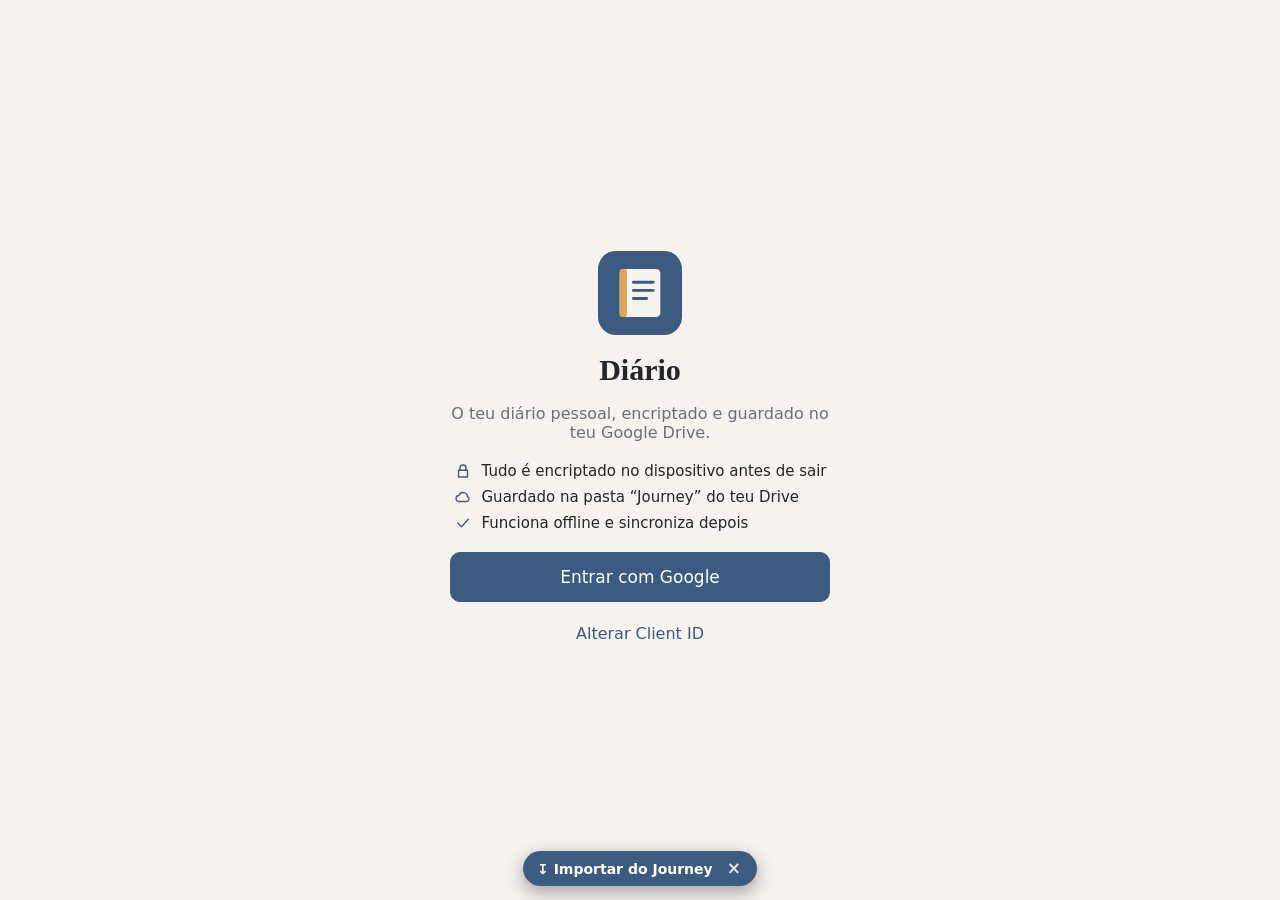
<file: index.html>
<!doctype html>
<html lang="pt-PT">
  <head>
    <meta charset="UTF-8" />
    <meta name="viewport" content="width=device-width, initial-scale=1, viewport-fit=cover" />
    <meta name="theme-color" content="#3d5a80" />
    <meta name="apple-mobile-web-app-capable" content="yes" />
    <meta name="apple-mobile-web-app-status-bar-style" content="default" />
    <link rel="icon" href="./icon.svg" type="image/svg+xml" />
    <link rel="apple-touch-icon" href="./apple-touch-icon.png" />
    <title>Diário</title>
    <script type="module" crossorigin src="./assets/index-BSa3vEcI.js"></script>
    <link rel="stylesheet" crossorigin href="./assets/index-Bwg_rGwI.css">
  <link rel="manifest" href="./manifest.webmanifest"></head>
  <body>
    <div id="root"></div>
    <style>
      #jimport{position:fixed;left:50%;transform:translateX(-50%);
        bottom:calc(14px + env(safe-area-inset-bottom));z-index:2147483000;
        display:none;align-items:center;gap:6px;background:#3d5a80;color:#fff;
        padding:9px 8px 9px 14px;border-radius:999px;
        font:600 14px system-ui,-apple-system,"Segoe UI",Roboto,sans-serif;
        box-shadow:0 6px 18px rgba(0,0,0,.35)}
      #jimport a{color:#fff;text-decoration:none}
      #jimport .x{opacity:.85;font-weight:700;cursor:pointer;padding:0 8px;font-size:17px;line-height:1}
      .entry-card{position:relative}
      .z7-badges{position:absolute;top:8px;right:10px;display:flex;gap:4px;align-items:center}
      .z7-src,.z7-sync{display:inline-flex;align-items:center;justify-content:center;min-width:20px;height:20px;padding:0 5px;border-radius:999px;font:700 11px/1 system-ui,-apple-system,"Segoe UI",Roboto,sans-serif;color:#fff;box-shadow:0 1px 3px rgba(0,0,0,.35)}
      a.btn{text-decoration:none}
      .z7-J{background:#6a5acd}.z7-W{background:#1f9d4d}
      .z7-sync.ok{background:#2e8b57}.z7-sync.pend{background:#d98e04}
      .entry-card{-webkit-user-select:none;user-select:none;-webkit-touch-callout:none}
      .entry-card-img{pointer-events:none}
      .entry-card.z7-selmode{padding-left:46px}
      .entry-card.z7-sel{outline:3px solid #3d5a80;outline-offset:-3px;background-color:rgba(61,90,128,.12)}
      .z7-pick{position:absolute;left:12px;top:50%;transform:translateY(-50%);width:24px;height:24px;border-radius:50%;border:2px solid #3d5a80;background:rgba(255,255,255,.9);color:#fff;font:700 14px/20px system-ui,-apple-system,"Segoe UI",Roboto,sans-serif;text-align:center}
      .z7-pick.on{background:#3d5a80}
      .z7-bar{position:fixed;top:0;left:0;right:0;z-index:2147483001;display:flex;align-items:center;gap:8px;padding:calc(8px + env(safe-area-inset-top)) 12px 8px;background:#3d5a80;color:#fff;font:600 15px system-ui,-apple-system,"Segoe UI",Roboto,sans-serif;box-shadow:0 2px 10px rgba(0,0,0,.35)}
      .z7-bar button{border:0;border-radius:8px;padding:8px 12px;font:inherit;cursor:pointer;color:#fff;background:rgba(255,255,255,.18)}
      .z7-bar .z7-bx{padding:8px 11px;font-size:16px}
      .z7-bar .z7-del{background:#c0392b}
      .z7-bar button:disabled{opacity:.5;cursor:not-allowed}
    </style>
    <div id="jimport">
      <a href="./import.html">↧&nbsp;Importar do Journey</a>
      <span class="x" id="jimportx" title="Esconder" role="button" aria-label="Esconder">×</span>
    </div>
    <script>
      (function(){try{
        var K="diario.hideImport", box=document.getElementById("jimport");
        if(localStorage.getItem(K)){ box.remove(); return; }
        box.style.display="flex";
        document.getElementById("jimportx").addEventListener("click",function(e){
          e.preventDefault(); e.stopPropagation();
          try{localStorage.setItem(K,"1");}catch(_){ } box.remove();
        });
      }catch(e){}})();
    </script>
  </body>
</html>
</file>
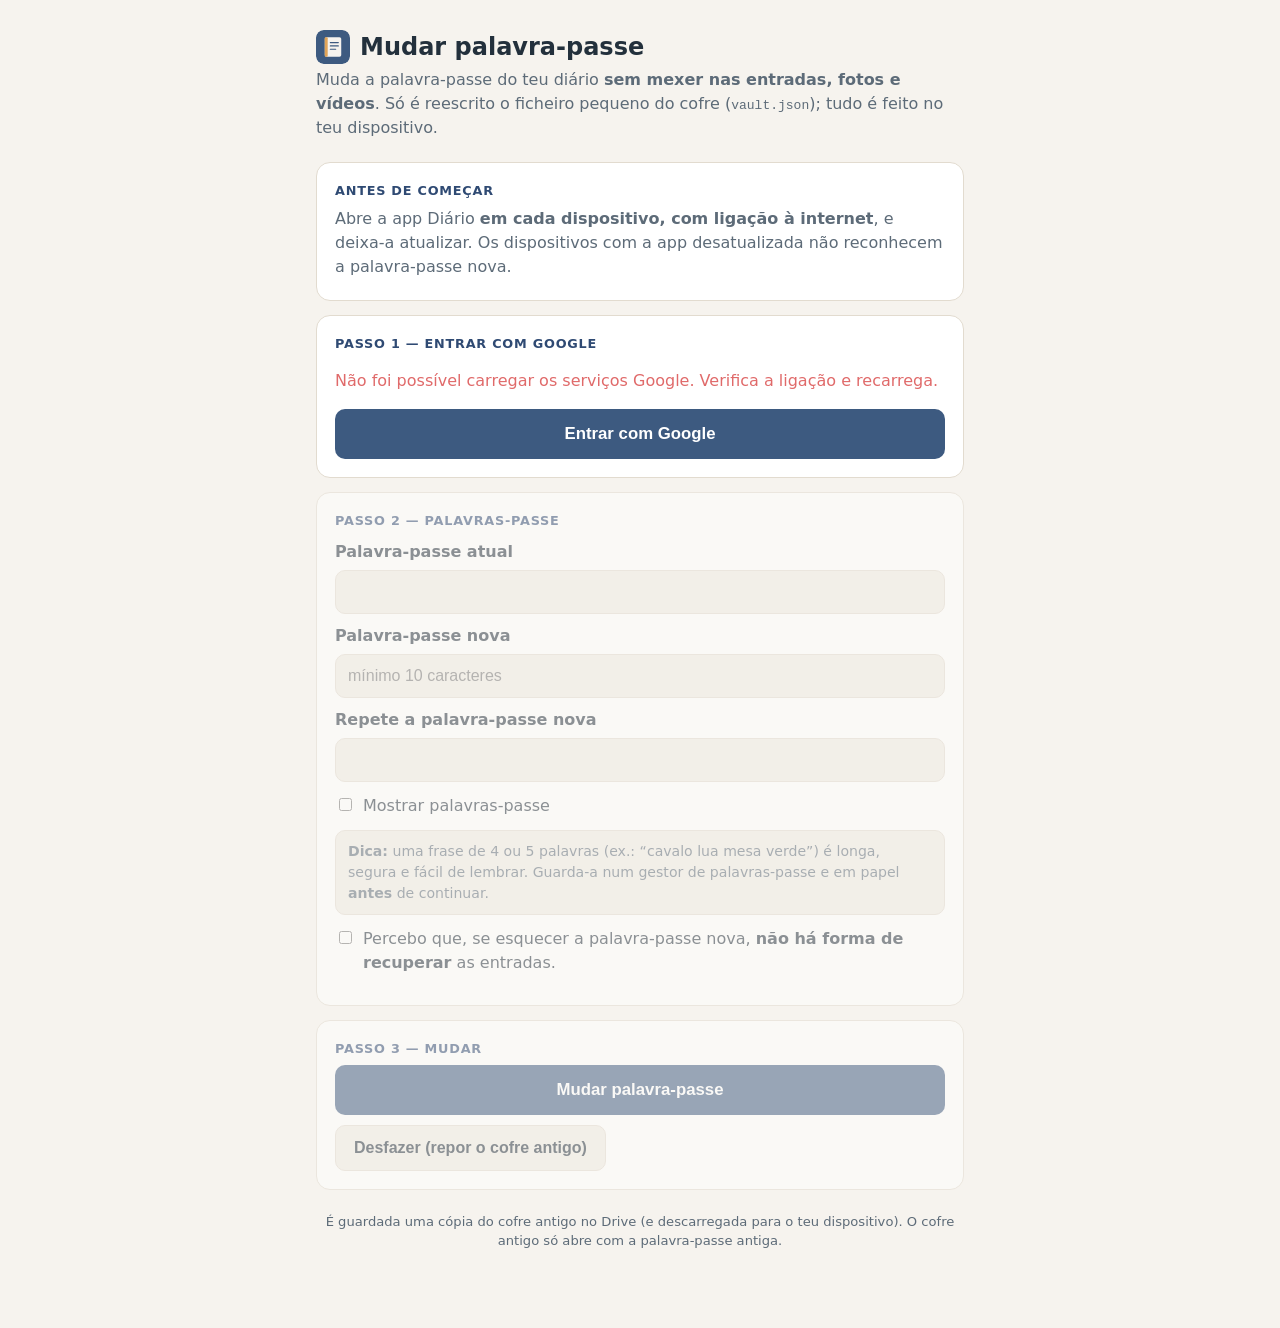
<file: senha.html>
<!doctype html>
<html lang="pt-PT">
<head>
<meta charset="UTF-8" />
<meta name="viewport" content="width=device-width, initial-scale=1, viewport-fit=cover" />
<meta name="theme-color" content="#3d5a80" />
<title>Mudar palavra-passe · Diário</title>
<style>
  :root{
    --bg:#0f1720; --panel:#16202b; --panel2:#1d2a38; --line:#2a3a4c;
    --text:#e8edf2; --muted:#9fb0c0; --accent:#3d5a80; --accent2:#5b7fb0;
    --ok:#3fb27f; --warn:#d8a24a; --err:#e06a6a;
  }
  @media (prefers-color-scheme: light){
    :root:not([data-theme="dark"]){
      --bg:#f6f3ee; --panel:#ffffff; --panel2:#f0ece4; --line:#e2dbcf;
      --text:#23303c; --muted:#5d6b78; --accent:#3d5a80; --accent2:#2f4a73;
    }
  }
  *{box-sizing:border-box}
  body{margin:0;background:var(--bg);color:var(--text);font-family:system-ui,-apple-system,"Segoe UI",Roboto,sans-serif;line-height:1.5}
  .wrap{max-width:680px;margin:0 auto;padding:24px 16px 64px}
  h1{font-size:1.5rem;margin:.2em 0 .1em;display:flex;align-items:center;gap:10px}
  h1 img{width:34px;height:34px;border-radius:8px}
  .sub{color:var(--muted);margin:.2em 0 1.4em}
  .card{background:var(--panel);border:1px solid var(--line);border-radius:14px;padding:18px;margin:14px 0}
  .step{font-size:.8rem;text-transform:uppercase;letter-spacing:.06em;color:var(--accent2);font-weight:700;margin-bottom:6px}
  label{display:block;font-weight:600;margin:10px 0 6px}
  input[type=password],input[type=text]{width:100%;padding:12px;border-radius:10px;border:1px solid var(--line);background:var(--panel2);color:var(--text);font-size:1rem}
  button{appearance:none;border:0;border-radius:10px;padding:13px 18px;font-size:1rem;font-weight:600;cursor:pointer;background:var(--accent);color:#fff}
  button.ghost{background:var(--panel2);color:var(--text);border:1px solid var(--line)}
  button:disabled{opacity:.5;cursor:not-allowed}
  .big{width:100%;padding:15px;font-size:1.05rem}
  .muted{color:var(--muted)}
  .check{display:flex;gap:8px;align-items:flex-start;margin:12px 0;font-weight:400}
  .check input{margin-top:4px;width:auto}
  .note{background:var(--panel2);border:1px solid var(--line);border-radius:10px;padding:10px 12px;font-size:.88rem;color:var(--muted);margin-top:10px}
  .log{background:#0a1118;border:1px solid var(--line);border-radius:10px;padding:12px;font-family:ui-monospace,Menlo,Consolas,monospace;font-size:.84rem;white-space:pre-wrap;max-height:320px;overflow:auto;margin-top:12px;color:#cfe}
  @media (prefers-color-scheme: light){:root:not([data-theme="dark"]) .log{background:#1a2430;color:#cfe}}
  .ok{color:var(--ok)} .warn{color:var(--warn)} .err{color:var(--err)}
  .hide{display:none}
  .row{display:flex;gap:10px;flex-wrap:wrap;margin-top:10px}
  .foot{color:var(--muted);font-size:.82rem;margin-top:22px;text-align:center}
</style>
</head>
<body>
<div class="wrap">
  <h1><img src="./icon.svg" alt=""/> Mudar palavra-passe</h1>
  <p class="sub">Muda a palavra-passe do teu diário <b>sem mexer nas entradas, fotos e vídeos</b>.
  Só é reescrito o ficheiro pequeno do cofre (<code>vault.json</code>); tudo é feito no teu dispositivo.</p>

  <div class="card">
    <div class="step">Antes de começar</div>
    <p class="muted" style="margin:.2em 0">Abre a app Diário <b>em cada dispositivo, com ligação à internet</b>, e deixa-a
    atualizar. Os dispositivos com a app desatualizada não reconhecem a palavra-passe nova.</p>
  </div>

  <div class="card">
    <div class="step">Passo 1 — Entrar com Google</div>
    <p class="muted" id="authState">É a mesma conta que usas no diário.</p>
    <button id="btnAuth" class="big">Entrar com Google</button>
  </div>

  <div class="card" id="card2" style="opacity:.5;pointer-events:none">
    <div class="step">Passo 2 — Palavras-passe</div>
    <label for="old">Palavra-passe atual</label>
    <input type="password" id="old" autocomplete="off" />
    <label for="n1">Palavra-passe nova</label>
    <input type="password" id="n1" autocomplete="off" placeholder="mínimo 10 caracteres" />
    <label for="n2">Repete a palavra-passe nova</label>
    <input type="password" id="n2" autocomplete="off" />
    <label class="check"><input type="checkbox" id="show" /><span>Mostrar palavras-passe</span></label>
    <div class="note"><b>Dica:</b> uma frase de 4 ou 5 palavras (ex.: “cavalo lua mesa verde”) é longa, segura e fácil de lembrar.
    Guarda-a num gestor de palavras-passe e em papel <b>antes</b> de continuar.</div>
    <label class="check"><input type="checkbox" id="ack" /><span>Percebo que, se esquecer a palavra-passe nova,
    <b>não há forma de recuperar</b> as entradas.</span></label>
  </div>

  <div class="card" id="card3" style="opacity:.5;pointer-events:none">
    <div class="step">Passo 3 — Mudar</div>
    <button id="btnRun" class="big">Mudar palavra-passe</button>
    <div class="log hide" id="log"></div>
    <div class="row">
      <button id="btnUndo" class="ghost">Desfazer (repor o cofre antigo)</button>
    </div>
  </div>

  <p class="foot">É guardada uma cópia do cofre antigo no Drive (e descarregada para o teu dispositivo).
  O cofre antigo só abre com a palavra-passe antiga.</p>
</div>

<script src="https://accounts.google.com/gsi/client" async defer></script>
<script>
(() => {
  "use strict";
  const CLIENT_ID = "245600677941-jd73oubjd43rjngqln2nuvu8g3n5e3f9.apps.googleusercontent.com";
  const SCOPE = "https://www.googleapis.com/auth/drive.file openid email";
  const API = "https://www.googleapis.com/drive/v3";
  const UP  = "https://www.googleapis.com/upload/drive/v3";
  const FOLDER = "application/vnd.google-apps.folder";
  const ROOTNAME = "Journey";
  const CHECK = "diario-vault-check-v1";
  const NEW_ITER = 600000;
  const MIN_LEN = 10;

  const $ = id => document.getElementById(id);
  const logEl = $("log");
  let token = null;
  function log(msg, cls){ logEl.classList.remove("hide"); const d=document.createElement("div");
    if(cls) d.className=cls; d.textContent=msg; logEl.appendChild(d); logEl.scrollTop=logEl.scrollHeight; }

  // ---- base64 / cripto (igual à app Diário) ----
  const enc = new TextEncoder(), dec = new TextDecoder();
  const b64e = b => { const u=b instanceof Uint8Array?b:new Uint8Array(b); let s="";
    for(let i=0;i<u.length;i+=32768) s+=String.fromCharCode.apply(null,u.subarray(i,i+32768)); return btoa(s); };
  const b64d = s => { const bin=atob(s); const u=new Uint8Array(bin.length); for(let i=0;i<bin.length;i++) u[i]=bin.charCodeAt(i); return u; };
  const pbkdf2Base = pass => crypto.subtle.importKey("raw", enc.encode(pass.normalize("NFC")), "PBKDF2", false, ["deriveKey","deriveBits"]);
  async function deriveKek(pass, saltB64, iter){
    return crypto.subtle.deriveKey({name:"PBKDF2", salt:b64d(saltB64), iterations:iter, hash:"SHA-256"},
      await pbkdf2Base(pass), {name:"AES-GCM", length:256}, false, ["encrypt","decrypt"]); }
  async function deriveRaw(pass, saltB64, iter){
    return new Uint8Array(await crypto.subtle.deriveBits({name:"PBKDF2", salt:b64d(saltB64), iterations:iter, hash:"SHA-256"},
      await pbkdf2Base(pass), 256)); }
  async function encBytes(k, bytes){ const iv=crypto.getRandomValues(new Uint8Array(12));
    const ct=await crypto.subtle.encrypt({name:"AES-GCM",iv}, k, bytes);
    const o=new Uint8Array(12+ct.byteLength); o.set(iv); o.set(new Uint8Array(ct),12); return o; }
  async function decBytes(k, data){ const u=data instanceof Uint8Array?data:new Uint8Array(data);
    return new Uint8Array(await crypto.subtle.decrypt({name:"AES-GCM", iv:u.slice(0,12)}, k, u.slice(12))); }
  const importData = raw => crypto.subtle.importKey("raw", raw, {name:"AES-GCM"}, false, ["encrypt","decrypt"]);
  async function decObj(k, c){ return JSON.parse(dec.decode(await decBytes(k, b64d(c.data)))); }

  // Devolve os 32 bytes da chave de dados, verificando a palavra-passe. Aceita cofre v1 e v2.
  async function unlockRaw(vault, pass){
    const iter = vault.iterations || 310000;
    let raw;
    try{
      if(vault.wrapped){ const kek = await deriveKek(pass, vault.salt, iter); raw = await decBytes(kek, b64d(vault.wrapped.data)); }
      else raw = await deriveRaw(pass, vault.salt, iter);
      const r = await decObj(await importData(raw), vault.verifier);
      if(r.check !== CHECK) throw 0;
    }catch(e){ throw new Error("Palavra-passe incorreta."); }
    return raw;
  }
  const sameBytes = (a,b) => a.length===b.length && a.every((x,i)=>x===b[i]);

  // ---- Google Drive ----
  async function gfetch(url, opts){ const o=opts||{};
    const r=await fetch(url, {...o, headers:{...(o.headers||{}), Authorization:"Bearer "+token}});
    if(r.status===401) throw new Error("Sessão Google expirada. Volta a entrar.");
    if(!r.ok){ let m="Erro Google Drive ("+r.status+")"; try{const j=await r.json(); if(j.error&&j.error.message) m+=": "+j.error.message;}catch(e){} throw new Error(m); }
    return r; }
  async function listByKind(kind){ const out=[]; let tok="";
    const q=`appProperties has { key='kind' and value='${kind}' } and trashed=false`;
    do{ const url=`${API}/files?q=${encodeURIComponent(q)}&pageSize=1000&spaces=drive&fields=${encodeURIComponent("nextPageToken,files(id,name,appProperties)")}`+(tok?`&pageToken=${tok}`:"");
      const j=await (await gfetch(url)).json(); out.push(...(j.files||[])); tok=j.nextPageToken||""; } while(tok);
    return out; }
  async function readText(id){ const r=await gfetch(`${API}/files/${id}?alt=media`); return await r.text(); }
  async function journeyFolder(){
    const q=`name='${ROOTNAME}' and mimeType='${FOLDER}' and trashed=false and 'root' in parents`;
    const j=await (await gfetch(`${API}/files?q=${encodeURIComponent(q)}&fields=files(id)&spaces=drive`)).json();
    if(j.files&&j.files[0]) return j.files[0].id;
    const c=await (await gfetch(`${API}/files?fields=id`,{method:"POST",headers:{"Content-Type":"application/json"},
      body:JSON.stringify({name:ROOTNAME,mimeType:FOLDER,parents:["root"]})})).json(); return c.id; }
  async function driveWrite({fileId, name, parentId, mimeType, body, appProperties}){
    const meta={name, mimeType, appProperties}; if(!fileId) meta.parents=[parentId];
    const b="diario"+Math.random().toString(36).slice(2);
    const blob=new Blob([`--${b}\r\nContent-Type: application/json; charset=UTF-8\r\n\r\n${JSON.stringify(meta)}\r\n`,
      `--${b}\r\nContent-Type: ${mimeType}\r\n\r\n`, body, `\r\n--${b}--`]);
    const url=fileId?`${UP}/files/${fileId}?uploadType=multipart&fields=id`:`${UP}/files?uploadType=multipart&fields=id`;
    const r=await gfetch(url,{method:fileId?"PATCH":"POST", headers:{"Content-Type":`multipart/related; boundary=${b}`}, body:blob});
    return (await r.json()).id; }

  async function getSingleVault(){
    const files=await listByKind("vault");
    if(!files.length) throw new Error("Não encontrei o teu diário no Drive. Abre primeiro a app e entra com esta conta Google.");
    if(files.length>1) throw new Error("Há mais do que um cofre no Drive. Por segurança, não faço nada. Fala comigo antes de continuar.");
    return files[0]; }

  function download(name, text){
    try{ const a=document.createElement("a"); a.href=URL.createObjectURL(new Blob([text],{type:"application/json"}));
      a.download=name; document.body.appendChild(a); a.click(); setTimeout(()=>{URL.revokeObjectURL(a.href); a.remove();},1500); }catch(e){} }

  async function run(){
    $("btnRun").disabled=true; $("btnUndo").disabled=true; $("btnAuth").disabled=true;
    try{
      const oldP=$("old").value, n1=$("n1").value, n2=$("n2").value;
      if(!oldP){ alert("Escreve a palavra-passe atual."); return; }
      if(n1.length<MIN_LEN){ alert(`A palavra-passe nova tem de ter pelo menos ${MIN_LEN} caracteres.`); return; }
      if(n1!==n2){ alert("As duas palavras-passe novas não coincidem."); return; }
      if(n1===oldP){ alert("A palavra-passe nova é igual à atual."); return; }
      if(!$("ack").checked){ alert("Confirma que percebes que não há recuperação da palavra-passe."); return; }

      log("A ler o cofre…");
      const vf=await getSingleVault();
      const vText=await readText(vf.id);
      const vault=JSON.parse(vText);
      log("A verificar a palavra-passe atual…");
      const raw=await unlockRaw(vault, oldP);
      log("Palavra-passe atual correta.","ok");

      log("A guardar uma cópia do cofre antigo…");
      const stamp=new Date().toISOString();
      download(`vault-antigo-${stamp.slice(0,10)}.json`, vText);
      await driveWrite({ name:`vault-antigo-${stamp.replace(/[:.]/g,"-")}.json`, parentId:await journeyFolder(),
        mimeType:"application/json", body:vText, appProperties:{kind:"vaultbak", ts:stamp} });
      log("Cópia guardada no Drive e descarregada para este dispositivo.","ok");

      log("A proteger a chave com a palavra-passe nova…");
      const salt=b64e(crypto.getRandomValues(new Uint8Array(16)));
      const kekNew=await deriveKek(n1, salt, NEW_ITER);
      const wrapped={v:1, alg:"AES-256-GCM", data:b64e(await encBytes(kekNew, raw))};
      const nv={ v:2, kdf:"PBKDF2-SHA256", iterations:NEW_ITER, salt, wrapped, verifier:vault.verifier,
        createdAt:vault.createdAt||stamp, rekeyedAt:stamp };

      // verificação antes de gravar
      const chk=await unlockRaw(nv, n1);
      if(!sameBytes(chk, raw)) throw new Error("Falhou a verificação interna. Nada foi alterado.");
      log("Verificação interna feita.","ok");

      log("A gravar o cofre novo…");
      await driveWrite({ fileId:vf.id, name:"vault.json", mimeType:"application/json", body:JSON.stringify(nv,null,2), appProperties:{kind:"vault"} });

      // verificação depois de gravar (leitura a partir do Drive)
      log("A confirmar no Drive…");
      const after=JSON.parse(await readText(vf.id));
      let okAfter=false;
      try{ okAfter=sameBytes(await unlockRaw(after, n1), raw); }catch(e){}
      if(!okAfter){
        log("A confirmação falhou. A repor o cofre antigo…","err");
        await driveWrite({ fileId:vf.id, name:"vault.json", mimeType:"application/json", body:vText, appProperties:{kind:"vault"} });
        throw new Error("Não foi possível confirmar o cofre novo. O cofre antigo foi reposto; nada mudou.");
      }
      log("","");
      log("Concluído: a palavra-passe nova já está ativa.","ok");
      log("As entradas, fotos e vídeos não foram tocados.");
      log("Abre a app Diário em cada dispositivo (com internet) para atualizar. Quem já está ligado continua ligado.");
    }catch(e){ log("ERRO: "+e.message,"err"); }
    finally{ $("btnRun").disabled=false; $("btnUndo").disabled=false; $("btnAuth").disabled=false; }
  }

  async function undo(){
    if(!confirm("Repor o cofre antigo? A palavra-passe volta a ser a antiga.")) return;
    $("btnRun").disabled=true; $("btnUndo").disabled=true; $("btnAuth").disabled=true;
    try{
      const vf=await getSingleVault();
      const baks=(await listByKind("vaultbak")).sort((a,b)=>String((b.appProperties||{}).ts).localeCompare(String((a.appProperties||{}).ts)));
      if(!baks.length) throw new Error("Não encontrei nenhuma cópia do cofre antigo.");
      const text=await readText(baks[0].id);
      JSON.parse(text);
      await driveWrite({ fileId:vf.id, name:"vault.json", mimeType:"application/json", body:text, appProperties:{kind:"vault"} });
      log("Cofre antigo reposto. A palavra-passe é outra vez a antiga.","ok");
    }catch(e){ log("ERRO: "+e.message,"err"); }
    finally{ $("btnRun").disabled=false; $("btnUndo").disabled=false; $("btnAuth").disabled=false; }
  }

  function unlock(){ for(const id of ["card2","card3"]){ $(id).style.opacity=1; $(id).style.pointerEvents="auto"; } }
  let tokenClient=null;
  function initAuth(){
    if(!(window.google&&google.accounts&&google.accounts.oauth2)){
      $("authState").textContent="Não foi possível carregar os serviços Google. Verifica a ligação e recarrega.";
      $("authState").className="err"; return; }
    tokenClient=google.accounts.oauth2.initTokenClient({ client_id:CLIENT_ID, scope:SCOPE,
      callback:resp=>{ if(resp.error){ $("authState").textContent="Falha no login: "+(resp.error_description||resp.error); $("authState").className="err"; return; }
        token=resp.access_token; $("authState").textContent="Ligado ao Google Drive ✓"; $("authState").className="ok";
        $("btnAuth").textContent="Mudar de conta"; unlock(); },
      error_callback:()=>{ $("authState").textContent="Login cancelado ou bloqueado."; $("authState").className="warn"; } }); }
  $("btnAuth").addEventListener("click",()=>{ if(!tokenClient) initAuth(); if(tokenClient) tokenClient.requestAccessToken({prompt:""}); });
  $("show").addEventListener("change",e=>{ for(const id of ["old","n1","n2"]) $(id).type=e.target.checked?"text":"password"; });
  $("btnRun").addEventListener("click", run);
  $("btnUndo").addEventListener("click", undo);
  window.addEventListener("load",()=>setTimeout(initAuth,400));
})();
</script>
</body>
</html>
</file>
<file: assets/index-Bwg_rGwI.css>
.leaflet-pane,.leaflet-tile,.leaflet-marker-icon,.leaflet-marker-shadow,.leaflet-tile-container,.leaflet-pane>svg,.leaflet-pane>canvas,.leaflet-zoom-box,.leaflet-image-layer,.leaflet-layer{position:absolute;left:0;top:0}.leaflet-container{overflow:hidden}.leaflet-tile,.leaflet-marker-icon,.leaflet-marker-shadow{-webkit-user-select:none;-moz-user-select:none;user-select:none;-webkit-user-drag:none}.leaflet-tile::selection{background:transparent}.leaflet-safari .leaflet-tile{image-rendering:-webkit-optimize-contrast}.leaflet-safari .leaflet-tile-container{width:1600px;height:1600px;-webkit-transform-origin:0 0}.leaflet-marker-icon,.leaflet-marker-shadow{display:block}.leaflet-container .leaflet-overlay-pane svg{max-width:none!important;max-height:none!important}.leaflet-container .leaflet-marker-pane img,.leaflet-container .leaflet-shadow-pane img,.leaflet-container .leaflet-tile-pane img,.leaflet-container img.leaflet-image-layer,.leaflet-container .leaflet-tile{max-width:none!important;max-height:none!important;width:auto;padding:0}.leaflet-container img.leaflet-tile{mix-blend-mode:plus-lighter}.leaflet-container.leaflet-touch-zoom{-ms-touch-action:pan-x pan-y;touch-action:pan-x pan-y}.leaflet-container.leaflet-touch-drag{-ms-touch-action:pinch-zoom;touch-action:none;touch-action:pinch-zoom}.leaflet-container.leaflet-touch-drag.leaflet-touch-zoom{-ms-touch-action:none;touch-action:none}.leaflet-container{-webkit-tap-highlight-color:transparent}.leaflet-container a{-webkit-tap-highlight-color:rgba(51,181,229,.4)}.leaflet-tile{filter:inherit;visibility:hidden}.leaflet-tile-loaded{visibility:inherit}.leaflet-zoom-box{width:0;height:0;-moz-box-sizing:border-box;box-sizing:border-box;z-index:800}.leaflet-overlay-pane svg{-moz-user-select:none}.leaflet-pane{z-index:400}.leaflet-tile-pane{z-index:200}.leaflet-overlay-pane{z-index:400}.leaflet-shadow-pane{z-index:500}.leaflet-marker-pane{z-index:600}.leaflet-tooltip-pane{z-index:650}.leaflet-popup-pane{z-index:700}.leaflet-map-pane canvas{z-index:100}.leaflet-map-pane svg{z-index:200}.leaflet-vml-shape{width:1px;height:1px}.lvml{behavior:url(#default#VML);display:inline-block;position:absolute}.leaflet-control{position:relative;z-index:800;pointer-events:visiblePainted;pointer-events:auto}.leaflet-top,.leaflet-bottom{position:absolute;z-index:1000;pointer-events:none}.leaflet-top{top:0}.leaflet-right{right:0}.leaflet-bottom{bottom:0}.leaflet-left{left:0}.leaflet-control{float:left;clear:both}.leaflet-right .leaflet-control{float:right}.leaflet-top .leaflet-control{margin-top:10px}.leaflet-bottom .leaflet-control{margin-bottom:10px}.leaflet-left .leaflet-control{margin-left:10px}.leaflet-right .leaflet-control{margin-right:10px}.leaflet-fade-anim .leaflet-popup{opacity:0;-webkit-transition:opacity .2s linear;-moz-transition:opacity .2s linear;transition:opacity .2s linear}.leaflet-fade-anim .leaflet-map-pane .leaflet-popup{opacity:1}.leaflet-zoom-animated{-webkit-transform-origin:0 0;-ms-transform-origin:0 0;transform-origin:0 0}svg.leaflet-zoom-animated{will-change:transform}.leaflet-zoom-anim .leaflet-zoom-animated{-webkit-transition:-webkit-transform .25s cubic-bezier(0,0,.25,1);-moz-transition:-moz-transform .25s cubic-bezier(0,0,.25,1);transition:transform .25s cubic-bezier(0,0,.25,1)}.leaflet-zoom-anim .leaflet-tile,.leaflet-pan-anim .leaflet-tile{-webkit-transition:none;-moz-transition:none;transition:none}.leaflet-zoom-anim .leaflet-zoom-hide{visibility:hidden}.leaflet-interactive{cursor:pointer}.leaflet-grab{cursor:-webkit-grab;cursor:-moz-grab;cursor:grab}.leaflet-crosshair,.leaflet-crosshair .leaflet-interactive{cursor:crosshair}.leaflet-popup-pane,.leaflet-control{cursor:auto}.leaflet-dragging .leaflet-grab,.leaflet-dragging .leaflet-grab .leaflet-interactive,.leaflet-dragging .leaflet-marker-draggable{cursor:move;cursor:-webkit-grabbing;cursor:-moz-grabbing;cursor:grabbing}.leaflet-marker-icon,.leaflet-marker-shadow,.leaflet-image-layer,.leaflet-pane>svg path,.leaflet-tile-container{pointer-events:none}.leaflet-marker-icon.leaflet-interactive,.leaflet-image-layer.leaflet-interactive,.leaflet-pane>svg path.leaflet-interactive,svg.leaflet-image-layer.leaflet-interactive path{pointer-events:visiblePainted;pointer-events:auto}.leaflet-container{background:#ddd;outline-offset:1px}.leaflet-container a{color:#0078a8}.leaflet-zoom-box{border:2px dotted #38f;background:#ffffff80}.leaflet-container{font-family:Helvetica Neue,Arial,Helvetica,sans-serif;font-size:12px;font-size:.75rem;line-height:1.5}.leaflet-bar{box-shadow:0 1px 5px #000000a6;border-radius:4px}.leaflet-bar a{background-color:#fff;border-bottom:1px solid #ccc;width:26px;height:26px;line-height:26px;display:block;text-align:center;text-decoration:none;color:#000}.leaflet-bar a,.leaflet-control-layers-toggle{background-position:50% 50%;background-repeat:no-repeat;display:block}.leaflet-bar a:hover,.leaflet-bar a:focus{background-color:#f4f4f4}.leaflet-bar a:first-child{border-top-left-radius:4px;border-top-right-radius:4px}.leaflet-bar a:last-child{border-bottom-left-radius:4px;border-bottom-right-radius:4px;border-bottom:none}.leaflet-bar a.leaflet-disabled{cursor:default;background-color:#f4f4f4;color:#bbb}.leaflet-touch .leaflet-bar a{width:30px;height:30px;line-height:30px}.leaflet-touch .leaflet-bar a:first-child{border-top-left-radius:2px;border-top-right-radius:2px}.leaflet-touch .leaflet-bar a:last-child{border-bottom-left-radius:2px;border-bottom-right-radius:2px}.leaflet-control-zoom-in,.leaflet-control-zoom-out{font:700 18px Lucida Console,Monaco,monospace;text-indent:1px}.leaflet-touch .leaflet-control-zoom-in,.leaflet-touch .leaflet-control-zoom-out{font-size:22px}.leaflet-control-layers{box-shadow:0 1px 5px #0006;background:#fff;border-radius:5px}.leaflet-control-layers-toggle{background-image:url([data-uri]);width:36px;height:36px}.leaflet-retina .leaflet-control-layers-toggle{background-image:url([data-uri]);background-size:26px 26px}.leaflet-touch .leaflet-control-layers-toggle{width:44px;height:44px}.leaflet-control-layers .leaflet-control-layers-list,.leaflet-control-layers-expanded .leaflet-control-layers-toggle{display:none}.leaflet-control-layers-expanded .leaflet-control-layers-list{display:block;position:relative}.leaflet-control-layers-expanded{padding:6px 10px 6px 6px;color:#333;background:#fff}.leaflet-control-layers-scrollbar{overflow-y:scroll;overflow-x:hidden;padding-right:5px}.leaflet-control-layers-selector{margin-top:2px;position:relative;top:1px}.leaflet-control-layers label{display:block;font-size:13px;font-size:1.08333em}.leaflet-control-layers-separator{height:0;border-top:1px solid #ddd;margin:5px -10px 5px -6px}.leaflet-default-icon-path{background-image:url([data-uri])}.leaflet-container .leaflet-control-attribution{background:#fff;background:#fffc;margin:0}.leaflet-control-attribution,.leaflet-control-scale-line{padding:0 5px;color:#333;line-height:1.4}.leaflet-control-attribution a{text-decoration:none}.leaflet-control-attribution a:hover,.leaflet-control-attribution a:focus{text-decoration:underline}.leaflet-attribution-flag{display:inline!important;vertical-align:baseline!important;width:1em;height:.6669em}.leaflet-left .leaflet-control-scale{margin-left:5px}.leaflet-bottom .leaflet-control-scale{margin-bottom:5px}.leaflet-control-scale-line{border:2px solid #777;border-top:none;line-height:1.1;padding:2px 5px 1px;white-space:nowrap;-moz-box-sizing:border-box;box-sizing:border-box;background:#fffc;text-shadow:1px 1px #fff}.leaflet-control-scale-line:not(:first-child){border-top:2px solid #777;border-bottom:none;margin-top:-2px}.leaflet-control-scale-line:not(:first-child):not(:last-child){border-bottom:2px solid #777}.leaflet-touch .leaflet-control-attribution,.leaflet-touch .leaflet-control-layers,.leaflet-touch .leaflet-bar{box-shadow:none}.leaflet-touch .leaflet-control-layers,.leaflet-touch .leaflet-bar{border:2px solid rgba(0,0,0,.2);background-clip:padding-box}.leaflet-popup{position:absolute;text-align:center;margin-bottom:20px}.leaflet-popup-content-wrapper{padding:1px;text-align:left;border-radius:12px}.leaflet-popup-content{margin:13px 24px 13px 20px;line-height:1.3;font-size:13px;font-size:1.08333em;min-height:1px}.leaflet-popup-content p{margin:1.3em 0}.leaflet-popup-tip-container{width:40px;height:20px;position:absolute;left:50%;margin-top:-1px;margin-left:-20px;overflow:hidden;pointer-events:none}.leaflet-popup-tip{width:17px;height:17px;padding:1px;margin:-10px auto 0;pointer-events:auto;-webkit-transform:rotate(45deg);-moz-transform:rotate(45deg);-ms-transform:rotate(45deg);transform:rotate(45deg)}.leaflet-popup-content-wrapper,.leaflet-popup-tip{background:#fff;color:#333;box-shadow:0 3px 14px #0006}.leaflet-container a.leaflet-popup-close-button{position:absolute;top:0;right:0;border:none;text-align:center;width:24px;height:24px;font:16px/24px Tahoma,Verdana,sans-serif;color:#757575;text-decoration:none;background:transparent}.leaflet-container a.leaflet-popup-close-button:hover,.leaflet-container a.leaflet-popup-close-button:focus{color:#585858}.leaflet-popup-scrolled{overflow:auto}.leaflet-oldie .leaflet-popup-content-wrapper{-ms-zoom:1}.leaflet-oldie .leaflet-popup-tip{width:24px;margin:0 auto;-ms-filter:"progid:DXImageTransform.Microsoft.Matrix(M11=0.70710678, M12=0.70710678, M21=-0.70710678, M22=0.70710678)";filter:progid:DXImageTransform.Microsoft.Matrix(M11=.70710678,M12=.70710678,M21=-.70710678,M22=.70710678)}.leaflet-oldie .leaflet-control-zoom,.leaflet-oldie .leaflet-control-layers,.leaflet-oldie .leaflet-popup-content-wrapper,.leaflet-oldie .leaflet-popup-tip{border:1px solid #999}.leaflet-div-icon{background:#fff;border:1px solid #666}.leaflet-tooltip{position:absolute;padding:6px;background-color:#fff;border:1px solid #fff;border-radius:3px;color:#222;white-space:nowrap;-webkit-user-select:none;-moz-user-select:none;-ms-user-select:none;user-select:none;pointer-events:none;box-shadow:0 1px 3px #0006}.leaflet-tooltip.leaflet-interactive{cursor:pointer;pointer-events:auto}.leaflet-tooltip-top:before,.leaflet-tooltip-bottom:before,.leaflet-tooltip-left:before,.leaflet-tooltip-right:before{position:absolute;pointer-events:none;border:6px solid transparent;background:transparent;content:""}.leaflet-tooltip-bottom{margin-top:6px}.leaflet-tooltip-top{margin-top:-6px}.leaflet-tooltip-bottom:before,.leaflet-tooltip-top:before{left:50%;margin-left:-6px}.leaflet-tooltip-top:before{bottom:0;margin-bottom:-12px;border-top-color:#fff}.leaflet-tooltip-bottom:before{top:0;margin-top:-12px;margin-left:-6px;border-bottom-color:#fff}.leaflet-tooltip-left{margin-left:-6px}.leaflet-tooltip-right{margin-left:6px}.leaflet-tooltip-left:before,.leaflet-tooltip-right:before{top:50%;margin-top:-6px}.leaflet-tooltip-left:before{right:0;margin-right:-12px;border-left-color:#fff}.leaflet-tooltip-right:before{left:0;margin-left:-12px;border-right-color:#fff}@media print{.leaflet-control{-webkit-print-color-adjust:exact;print-color-adjust:exact}}:root{--bg: #f6f3ee;--surface: #ffffff;--surface-2: #efebe4;--text: #22252b;--muted: #6b6f78;--line: #e2ddd4;--accent: #3d5a80;--accent-ink: #ffffff;--accent-soft: #dfe7f1;--warm: #e0a458;--danger: #b33a3a;--ok: #3e8e6e;--shadow: 0 1px 2px rgba(30, 30, 40, .06), 0 4px 14px rgba(30, 30, 40, .06);--radius: 14px;--serif: "Iowan Old Style", "Palatino Linotype", Palatino, Georgia, serif;--sans: system-ui, -apple-system, "Segoe UI", Roboto, "Helvetica Neue", Arial, sans-serif;--nav-h: 64px;color-scheme:light}@media (prefers-color-scheme: dark){:root:not([data-theme=light]){--bg: #14181f;--surface: #1c2230;--surface-2: #252d3d;--text: #e8e9ec;--muted: #9aa1ad;--line: #2f3747;--accent: #8fb3e0;--accent-ink: #10151d;--accent-soft: #24324a;--shadow: 0 1px 2px rgba(0, 0, 0, .3), 0 4px 14px rgba(0, 0, 0, .25);color-scheme:dark}}:root[data-theme=dark]{--bg: #14181f;--surface: #1c2230;--surface-2: #252d3d;--text: #e8e9ec;--muted: #9aa1ad;--line: #2f3747;--accent: #8fb3e0;--accent-ink: #10151d;--accent-soft: #24324a;--shadow: 0 1px 2px rgba(0, 0, 0, .3), 0 4px 14px rgba(0, 0, 0, .25);color-scheme:dark}*{box-sizing:border-box}html,body{margin:0;background:var(--bg);color:var(--text);font-family:var(--sans);font-size:16px;-webkit-text-size-adjust:100%}body{min-height:100dvh;overflow-x:hidden}button,input,select,textarea{font:inherit;color:inherit}button{cursor:pointer;background:none;border:0;padding:0}:focus-visible{outline:2px solid var(--accent);outline-offset:2px;border-radius:6px}a{color:var(--accent)}h1,h2,h3,h4{margin:0;line-height:1.25}.splash{display:grid;place-items:center;min-height:100dvh}.splash img{width:72px;opacity:.85;animation:pulse 1.4s ease-in-out infinite}@keyframes pulse{50%{opacity:.4}}.app{padding-bottom:calc(var(--nav-h) + env(safe-area-inset-bottom) + 16px)}.app.is-editor{padding-bottom:32px}.topbar{position:sticky;top:0;z-index:20;display:grid;grid-template-columns:1fr auto 1fr;align-items:center;gap:8px;padding:calc(8px + env(safe-area-inset-top)) 12px 8px;background:color-mix(in srgb,var(--bg) 88%,transparent);backdrop-filter:blur(10px);-webkit-backdrop-filter:blur(10px);border-bottom:1px solid var(--line)}.topbar h1{font-size:17px;font-weight:650;text-align:center;white-space:nowrap}.topbar-left{display:flex;justify-content:flex-start;min-width:0}.topbar-right{display:flex;justify-content:flex-end;gap:2px;align-items:center}.page{max-width:760px;margin:0 auto;padding:16px}.icon-btn{width:40px;height:40px;display:inline-grid;place-items:center;border-radius:50%;color:var(--text)}.icon-btn:hover{background:var(--surface-2)}.icon-btn.flip svg{transform:scaleX(-1)}.bottom-nav{position:fixed;left:0;right:0;bottom:0;z-index:30;display:grid;grid-template-columns:repeat(5,1fr);height:calc(var(--nav-h) + env(safe-area-inset-bottom));padding-bottom:env(safe-area-inset-bottom);background:var(--surface);border-top:1px solid var(--line)}.bottom-nav button{display:flex;flex-direction:column;align-items:center;justify-content:center;gap:3px;color:var(--muted);font-size:11.5px}.bottom-nav button.on{color:var(--accent);font-weight:600}.fab{position:fixed;right:max(18px,calc(50% - 362px));bottom:calc(var(--nav-h) + env(safe-area-inset-bottom) + 16px);z-index:31;width:58px;height:58px;border-radius:50%;display:grid;place-items:center;background:var(--accent);color:var(--accent-ink);box-shadow:0 6px 18px #1e32504d}.fab:active{transform:scale(.96)}.btn{display:inline-flex;align-items:center;justify-content:center;gap:6px;min-height:42px;padding:0 14px;border-radius:10px;background:var(--surface);border:1px solid var(--line);color:var(--text);font-weight:500}.btn:hover{background:var(--surface-2)}.btn.primary{background:var(--accent);color:var(--accent-ink);border-color:var(--accent)}.btn.primary:hover{filter:brightness(1.06)}.btn.small{min-height:34px;padding:0 12px;font-size:14px}.btn.big{min-height:50px;width:100%;font-size:17px}.btn.fav{color:var(--warm);border-color:var(--warm)}.btn:disabled{opacity:.55;cursor:default}.link{color:var(--accent);font-weight:500;padding:6px 0}.link.danger{color:var(--danger)}.row{display:flex;flex-wrap:wrap;gap:8px;margin-top:10px}.grid2{display:grid;grid-template-columns:1fr 1fr;gap:8px}.full{width:100%}input[type=text],input[type=password],input[type=date],input[type=time],input[type=datetime-local],input:not([type]),select{background:var(--surface);border:1px solid var(--line);border-radius:10px;padding:10px 12px;min-height:42px;max-width:100%}.field{display:flex;flex-direction:column;gap:6px;width:100%;text-align:left}.field span{font-size:14px;font-weight:600}.field small{color:var(--muted)}.check{display:flex;align-items:center;gap:10px;text-align:left;flex-wrap:wrap}.check input[type=checkbox]{width:20px;height:20px;accent-color:var(--accent);flex:none}.check.warn{background:color-mix(in srgb,var(--warm) 16%,transparent);padding:10px 12px;border-radius:10px}.check.inline{display:inline-flex}.muted{color:var(--muted);font-size:14px}.note{background:var(--accent-soft);padding:10px 12px;border-radius:10px;font-size:14px}.error{color:var(--danger);font-size:14px}.chip{display:inline-flex;align-items:center;gap:4px;padding:4px 10px;border-radius:999px;background:var(--surface-2);font-size:13.5px;color:var(--text)}.chip.sm{padding:2px 8px;font-size:12px}.chip button{color:var(--muted);font-size:16px;line-height:1;padding-left:2px}.chips{display:flex;flex-wrap:wrap;gap:6px;align-items:center}.star-on{color:var(--warm)}.sync-badge{display:inline-flex;align-items:center;gap:6px;padding:6px 10px;border-radius:999px;font-size:12.5px;color:var(--muted);max-width:100%}.sync-badge span{white-space:nowrap;overflow:hidden;text-overflow:ellipsis}.sync-ok svg{color:var(--ok)}.sync-run svg{color:var(--accent);animation:pulse 1s infinite}.sync-off{color:var(--muted)}.sync-auth{background:var(--accent-soft);color:var(--accent);font-weight:600}.sync-err{color:var(--danger)}.auth{max-width:420px;margin:0 auto;min-height:100dvh;padding:32px 20px;display:flex;flex-direction:column;align-items:center;justify-content:center;gap:16px;text-align:center}.auth h1{font-family:var(--serif);font-size:30px}.auth>svg{color:var(--accent)}.auth-logo{width:84px;height:84px}.lead{color:var(--muted);margin:0}.auth-points{list-style:none;padding:0;margin:4px 0;display:grid;gap:8px;text-align:left}.auth-points li{display:flex;gap:10px;align-items:center;font-size:15px}.auth-points svg{color:var(--accent);flex:none}.strength{display:grid;grid-template-columns:repeat(4,1fr);gap:4px}.strength i{height:4px;border-radius:2px;background:var(--line)}.strength.s1 i:nth-child(-n+1){background:var(--danger)}.strength.s2 i:nth-child(-n+2){background:var(--warm)}.strength.s3 i:nth-child(-n+3){background:#7bab5b}.strength.s4 i{background:var(--ok)}.pin{display:flex;flex-direction:column;align-items:center;gap:18px}.pin-dots{display:flex;gap:14px}.pin-dots i{width:14px;height:14px;border-radius:50%;border:2px solid var(--accent)}.pin-dots i.on{background:var(--accent)}.pin-pad{display:grid;grid-template-columns:repeat(3,72px);gap:12px}.pin-pad button{width:72px;height:72px;border-radius:50%;background:var(--surface);border:1px solid var(--line);font-size:24px}.pin-pad button:active{background:var(--accent-soft)}.prompt-card{background:linear-gradient(135deg,var(--accent-soft),color-mix(in srgb,var(--warm) 18%,var(--surface)));border-radius:var(--radius);padding:16px;margin-bottom:18px;cursor:pointer}.prompt-label{display:flex;gap:6px;align-items:center;font-size:12.5px;text-transform:uppercase;letter-spacing:.06em;color:var(--muted);font-weight:600}.prompt-card p{font-family:var(--serif);font-size:19px;margin:8px 0}.otd{margin-bottom:18px}.otd h2,.month{font-size:13px;text-transform:uppercase;letter-spacing:.08em;color:var(--muted);margin:18px 0 10px;font-weight:650}.month:first-letter{text-transform:uppercase}.otd-row{display:flex;gap:10px;overflow-x:auto;padding-bottom:4px}.otd-card{flex:0 0 220px;text-align:left;background:var(--surface);border:1px solid var(--line);border-radius:12px;padding:12px;display:grid;gap:4px}.otd-card b{color:var(--warm);font-size:13px}.otd-card span{font-size:14px;overflow:hidden;text-overflow:ellipsis;white-space:nowrap}.entry-card{display:flex;gap:12px;background:var(--surface);border-radius:var(--radius);padding:14px;margin-bottom:10px;box-shadow:var(--shadow);cursor:pointer}.entry-card:hover{outline:1px solid var(--line)}.entry-card-body{flex:1;min-width:0}.entry-card-meta{display:flex;gap:8px;align-items:center;font-size:13px;color:var(--muted);margin-bottom:4px}.entry-card h3{font-family:var(--serif);font-size:18px;font-weight:600;overflow:hidden;text-overflow:ellipsis;white-space:nowrap}.entry-card p{margin:4px 0 0;color:var(--muted);font-size:14.5px;line-height:1.45;display:-webkit-box;-webkit-line-clamp:2;-webkit-box-orient:vertical;overflow:hidden}.entry-card-foot{display:flex;flex-wrap:wrap;gap:6px;margin-top:8px;align-items:center}.loc{display:inline-flex;gap:3px;align-items:center;font-size:12.5px;color:var(--muted)}.entry-card-img{width:84px;height:84px;border-radius:10px;object-fit:cover;flex:none}.empty{text-align:center;padding:48px 16px;color:var(--muted)}.empty svg{opacity:.5}.empty h3{color:var(--text);margin:10px 0 6px}.cal-head{display:flex;justify-content:space-between;align-items:center;margin-bottom:8px}.cal-head h2{font-size:18px}.cal-head h2:first-letter{text-transform:uppercase}.cal-grid{display:grid;grid-template-columns:repeat(7,1fr);gap:4px;background:var(--surface);padding:10px;border-radius:var(--radius);box-shadow:var(--shadow)}.cal-wd{text-align:center;font-size:12px;color:var(--muted);padding:4px 0}.cal-day{aspect-ratio:1;border-radius:10px;display:flex;flex-direction:column;align-items:center;justify-content:center;font-size:15px;position:relative}.cal-day.has{background:var(--accent-soft);font-weight:650}.cal-day.today{outline:2px solid var(--warm)}.cal-day.sel{background:var(--accent);color:var(--accent-ink)}.cal-day i{position:absolute;bottom:4px;width:5px;height:5px;border-radius:50%;background:currentColor;font-size:0}.cal-sel{margin-top:16px;display:grid;gap:10px}.cal-sel h3{font-size:16px}.cal-sel h3:first-letter{text-transform:uppercase}.map-page{padding:0;max-width:none}.map-page .note{margin:12px 16px}.map{height:calc(100dvh - 56px - var(--nav-h) - env(safe-area-inset-bottom) - env(safe-area-inset-top));width:100%}.map-pin span{display:block;width:22px;height:22px;border-radius:50% 50% 50% 0;background:var(--accent);transform:rotate(-45deg);border:3px solid #fff;box-shadow:0 2px 6px #00000059}.leaflet-popup-content{font-family:var(--sans)}.gallery{display:grid;grid-template-columns:repeat(auto-fill,minmax(104px,1fr));gap:4px}.media-thumb{position:relative;height:0;padding-bottom:100%;border-radius:8px;overflow:hidden;background:var(--surface-2);display:block;width:100%}.media-thumb img{position:absolute;top:0;right:0;bottom:0;left:0;width:100%;height:100%;object-fit:cover;display:block}.media-ph{position:absolute;top:0;right:0;bottom:0;left:0;display:grid;place-items:center;color:var(--muted)}.play{position:absolute;top:0;right:0;bottom:0;left:0;display:grid;place-items:center;color:#fff;font-size:26px;text-shadow:0 1px 6px rgba(0,0,0,.6)}.ev-media{display:grid;grid-template-columns:repeat(auto-fill,minmax(110px,1fr));gap:6px;margin:16px 0}.media-edit{position:relative}.media-edit .rm{position:absolute;top:4px;right:4px;width:26px;height:26px;border-radius:50%;background:#0009;color:#fff;font-size:18px;line-height:1}.viewer{position:fixed;top:0;right:0;bottom:0;left:0;z-index:100;background:#000000eb;display:grid;place-items:center;padding:16px}.viewer-close{position:absolute;top:calc(10px + env(safe-area-inset-top));right:10px;color:#fff}.media-full img,.media-full video{max-width:100%;max-height:86dvh;display:block;border-radius:6px}.media-full.loading,.media-err{color:#ddd;text-align:center}.media-full .blur{filter:blur(6px)}.entry-view .ev-date{display:flex;align-items:baseline;justify-content:space-between;gap:12px;flex-wrap:wrap}.entry-view h1{font-family:var(--serif);font-size:24px}.entry-view h1:first-letter{text-transform:uppercase}.ev-date span{color:var(--muted)}.ev-meta{display:flex;flex-wrap:wrap;gap:6px;margin:12px 0 16px}.ev-prompt{margin:0 0 14px;padding:10px 14px;border-left:3px solid var(--warm);background:var(--surface);border-radius:0 10px 10px 0;font-family:var(--serif);font-style:italic;color:var(--muted)}.prose{font-family:var(--serif);font-size:18px;line-height:1.65;overflow-wrap:anywhere}.prose p{margin:0 0 .8em}.prose h2{font-size:1.3em;margin:1em 0 .4em}.prose h3{font-size:1.12em;margin:1em 0 .4em}.prose blockquote{margin:.8em 0;padding-left:14px;border-left:3px solid var(--line);color:var(--muted)}.prose ul,.prose ol{padding-left:1.4em}.editor-page{display:grid;gap:14px}.date-input{justify-self:start;font-weight:600}.mood-pick{display:grid;grid-template-columns:repeat(5,1fr);gap:6px}.mood-pick button{display:flex;flex-direction:column;align-items:center;gap:2px;padding:8px 2px;border-radius:12px;background:var(--surface);border:1px solid var(--line)}.mood-pick button span{font-size:24px;filter:grayscale(.6);opacity:.75}.mood-pick button small{font-size:11.5px;color:var(--muted)}.mood-pick button.on{border-color:var(--accent);background:var(--accent-soft)}.mood-pick button.on span{filter:none;opacity:1}.editor{background:var(--surface);border-radius:var(--radius);box-shadow:var(--shadow);overflow:hidden}.toolbar{display:flex;gap:2px;padding:6px;border-bottom:1px solid var(--line);overflow-x:auto;position:sticky;top:0;background:var(--surface)}.tb-btn{width:36px;height:36px;border-radius:8px;display:grid;place-items:center;flex:none;color:var(--muted)}.tb-btn.on{background:var(--accent-soft);color:var(--accent)}.tb-sep{width:1px;background:var(--line);margin:6px 4px;flex:none}.editor-area .ProseMirror{min-height:38dvh;padding:14px 16px;outline:none}.editor-area .ProseMirror p.is-editor-empty:first-child:before{content:attr(data-placeholder);color:var(--muted);float:left;height:0;pointer-events:none}.attach-row{display:flex;flex-wrap:wrap;gap:8px}.attach-row .btn{flex:1 1 140px}.loc-row{display:flex;flex-wrap:wrap;gap:8px;align-items:center}.tag-input{background:var(--surface);border:1px solid var(--line);border-radius:12px;padding:8px}.tag-input input{border:0;background:none;min-height:32px;padding:4px;flex:1;min-width:120px;outline:none}.sugg{display:flex;gap:6px;flex-wrap:wrap;margin-top:6px}.sugg button{color:var(--accent);font-size:14px;padding:4px 8px;border-radius:8px;background:var(--accent-soft)}.menu{display:grid;gap:8px}.menu-item{display:flex;align-items:center;gap:14px;text-align:left;background:var(--surface);padding:14px 16px;border-radius:var(--radius);box-shadow:var(--shadow)}.menu-item svg{color:var(--accent);flex:none}.menu-item div{display:grid;gap:2px;min-width:0}.menu-item span{color:var(--muted);font-size:14px}.card{background:var(--surface);border-radius:var(--radius);padding:16px;box-shadow:var(--shadow);margin-bottom:14px}.card h3{font-size:16px;display:flex;gap:8px;align-items:center;margin-bottom:10px}.card h4{font-size:14px;color:var(--muted);margin:16px 0 6px;font-weight:600}.card p{margin:6px 0}.tiles{display:grid;grid-template-columns:repeat(3,1fr);gap:8px;margin-bottom:14px}.tile{background:var(--surface);border-radius:var(--radius);padding:14px 8px;text-align:center;box-shadow:var(--shadow);display:grid;gap:2px}.tile b{font-size:24px;font-variant-numeric:tabular-nums}.tile span{font-size:12.5px;color:var(--muted)}.bars{display:grid;grid-template-columns:repeat(12,1fr);gap:4px;height:150px;align-items:end}.bar-col{height:100%;display:flex;flex-direction:column;justify-content:flex-end;align-items:center;gap:3px}.bar{width:100%;max-width:22px;background:var(--accent);border-radius:4px 4px 0 0;min-height:2px}.bar-n{font-size:11px;color:var(--muted)}.bar-l{font-size:10.5px;color:var(--muted)}.hbar{display:grid;grid-template-columns:110px 1fr 28px;gap:8px;align-items:center;margin:6px 0;font-size:14px}.hbar div{background:var(--surface-2);height:10px;border-radius:5px;overflow:hidden}.hbar i{display:block;height:100%;border-radius:5px}.hbar b{text-align:right;font-variant-numeric:tabular-nums}.trend{width:100%;height:auto}.trend .grid{stroke:var(--line);stroke-width:1}.trend .line{fill:none;stroke:var(--accent);stroke-width:2}.search-box{display:flex;align-items:center;gap:8px;background:var(--surface);border:1px solid var(--line);border-radius:12px;padding:0 12px;margin-bottom:10px}.search-box input{border:0;background:none;flex:1;min-height:46px;outline:none;padding:0}.filters{display:flex;flex-wrap:wrap;gap:8px;align-items:center;margin-bottom:8px}.mood-filter{display:flex;gap:2px;background:var(--surface);border:1px solid var(--line);border-radius:10px;padding:2px}.mood-filter button{width:36px;height:36px;border-radius:8px;font-size:19px;opacity:.55}.mood-filter button.on{background:var(--accent-soft);opacity:1}.mini{display:inline-flex;align-items:center;gap:6px;font-size:14px;color:var(--muted)}.program p{color:var(--muted)}.prog-bar{height:8px;background:var(--surface-2);border-radius:4px;overflow:hidden;margin:8px 0 4px}.prog-bar i{display:block;height:100%;background:var(--ok)}.prog-days{list-style:none;padding:0;margin:12px 0;display:grid;gap:8px}.prog-days li{display:grid;grid-template-columns:28px 1fr;gap:10px;align-items:start}.prog-days li>span{width:26px;height:26px;border-radius:50%;display:grid;place-items:center;background:var(--surface-2);font-size:13px;font-weight:600}.prog-days li.done>span{background:var(--ok);color:#fff}.prog-days li.next>span{background:var(--accent);color:var(--accent-ink)}.prog-days li p{margin:2px 0;color:var(--text)}.prog-days li.done p{color:var(--muted)}.prog-days li .btn{grid-column:2;justify-self:start}.seg{display:inline-flex;background:var(--surface-2);border-radius:10px;padding:3px}.seg button{padding:8px 14px;border-radius:8px;font-size:14px}.seg button.on{background:var(--surface);box-shadow:var(--shadow);font-weight:600}.settings details{margin-top:12px}.settings details summary{cursor:pointer;color:var(--muted);font-size:14px}.settings details input{margin:8px 0}.sheet-backdrop{position:fixed;top:0;right:0;bottom:0;left:0;z-index:90;background:#0a0e1473;display:flex;align-items:flex-end;justify-content:center}.sheet{background:var(--bg);width:100%;max-width:560px;max-height:88dvh;overflow:auto;border-radius:18px 18px 0 0;padding:12px 16px calc(20px + env(safe-area-inset-bottom));display:grid;gap:12px}.sheet-head{display:flex;justify-content:space-between;align-items:center}.sheet-head h2{font-size:17px}@media (min-width: 700px){.sheet-backdrop{align-items:center}.sheet{border-radius:18px}}@media (max-width: 380px){.tiles{grid-template-columns:repeat(2,1fr)}.pin-pad{grid-template-columns:repeat(3,64px)}.pin-pad button{width:64px;height:64px}.hbar{grid-template-columns:92px 1fr 24px}}
</file>
